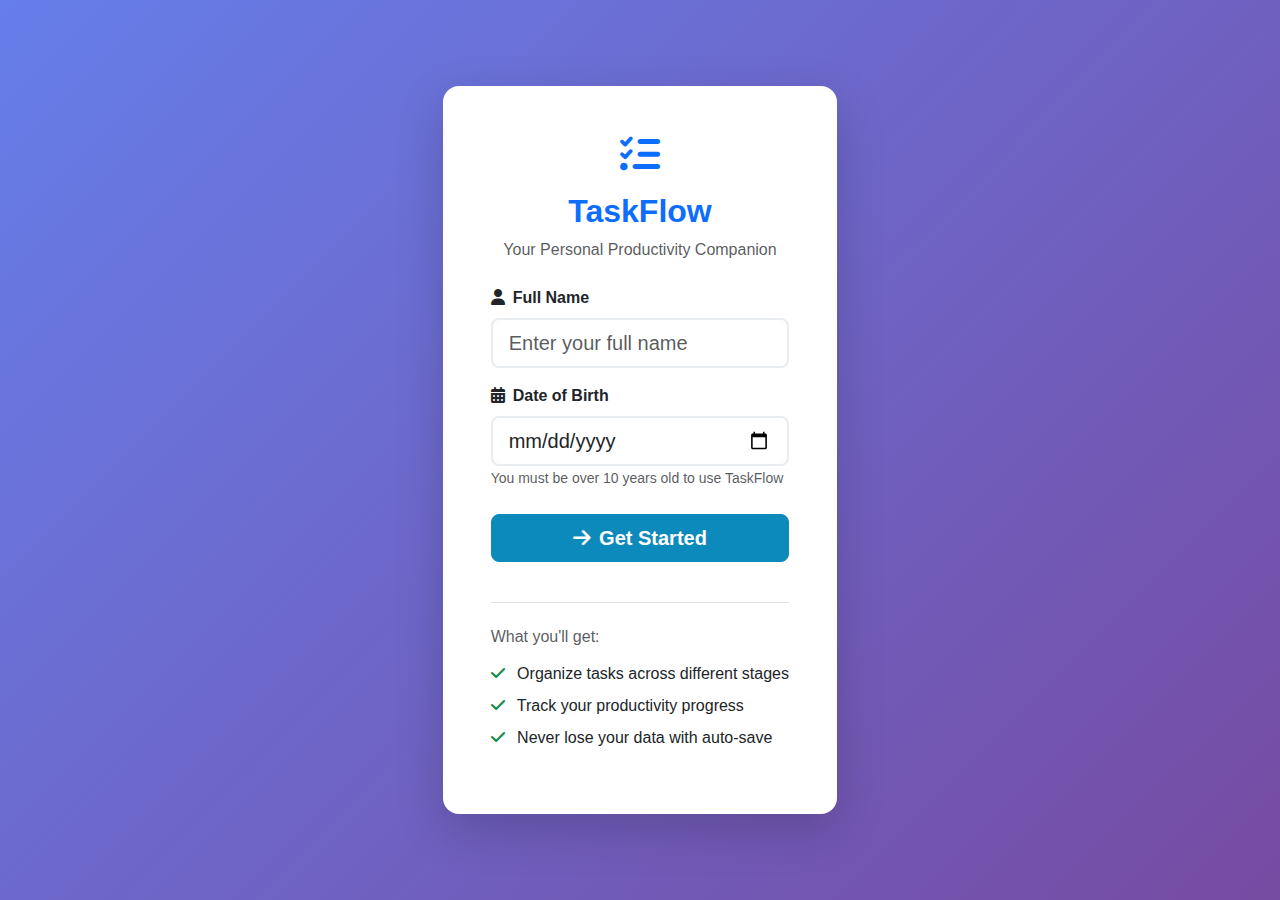
<file: index.html>
<!DOCTYPE html>
<html lang="en">
<head>
    <meta charset="UTF-8">
    <meta name="viewport" content="width=device-width, initial-scale=1.0">
    <title>TaskFlow - Welcome</title>
    <!-- Bootstrap CSS -->
    <link href="https://cdn.jsdelivr.net/npm/bootstrap@5.3.2/dist/css/bootstrap.min.css" rel="stylesheet">
    <!-- Font Awesome -->
    <link rel="stylesheet" href="https://cdnjs.cloudflare.com/ajax/libs/font-awesome/6.5.1/css/all.min.css">
    <!-- Custom CSS -->
    <link rel="stylesheet" href="css/style.css">
</head>
<body class="landing-page">
    <!-- Hidden locale placeholder for future localization -->
    <div id="locale-placeholder" data-locale="guj" style="display: none;"></div>
    
    <div class="container-fluid min-vh-100 d-flex align-items-center justify-content-center">
        <div class="row w-100">
            <div class="col-12 col-md-6 col-lg-4 mx-auto">
                <div class="card shadow-lg border-0 rounded-4">
                    <div class="card-body p-5">
                        <!-- Header -->
                        <div class="text-center mb-4">
                            <div class="logo-container mb-3">
                                <i class="fas fa-tasks text-primary fs-1"></i>
                            </div>
                            <h1 class="h2 text-primary fw-bold mb-2">TaskFlow</h1>
                            <p class="text-muted">Your Personal Productivity Companion</p>
                        </div>

                        <!-- Registration Form -->
                        <form id="registrationForm">
                            <div class="mb-3">
                                <label for="userName" class="form-label fw-semibold">
                                    <i class="fas fa-user me-2"></i>Full Name
                                </label>
                                <input type="text" class="form-control form-control-lg" id="userName" 
                                       placeholder="Enter your full name" required>
                                <div class="invalid-feedback"></div>
                            </div>

                            <div class="mb-4">
                                <label for="dateOfBirth" class="form-label fw-semibold">
                                    <i class="fas fa-calendar-alt me-2"></i>Date of Birth
                                </label>
                                <input type="date" class="form-control form-control-lg" id="dateOfBirth" required>
                                <div class="invalid-feedback"></div>
                                <small class="form-text text-muted">You must be over 10 years old to use TaskFlow</small>
                            </div>

                            <!-- Error Alert -->
                            <div id="errorAlert" class="alert alert-danger d-none" role="alert">
                                <i class="fas fa-exclamation-triangle me-2"></i>
                                <span id="errorMessage"></span>
                            </div>

                            <button type="submit" class="btn btn-primary btn-lg w-100 mb-3">
                                <i class="fas fa-arrow-right me-2"></i>Get Started
                            </button>
                        </form>

                        <!-- Features List -->
                        <div class="features-list mt-4 pt-4 border-top">
                            <h6 class="text-muted mb-3">What you'll get:</h6>
                            <ul class="list-unstyled">
                                <li class="mb-2">
                                    <i class="fas fa-check text-success me-2"></i>
                                    Organize tasks across different stages
                                </li>
                                <li class="mb-2">
                                    <i class="fas fa-check text-success me-2"></i>
                                    Track your productivity progress
                                </li>
                                <li class="mb-2">
                                    <i class="fas fa-check text-success me-2"></i>
                                    Never lose your data with auto-save
                                </li>
                            </ul>
                        </div>
                    </div>
                </div>
            </div>
        </div>
    </div>

    <!-- Bootstrap JS -->
    <script src="https://cdn.jsdelivr.net/npm/bootstrap@5.3.2/dist/js/bootstrap.bundle.min.js"></script>
    <!-- Custom JS -->
    <script src="js/landing.js"></script>
</body>
</html>
</file>
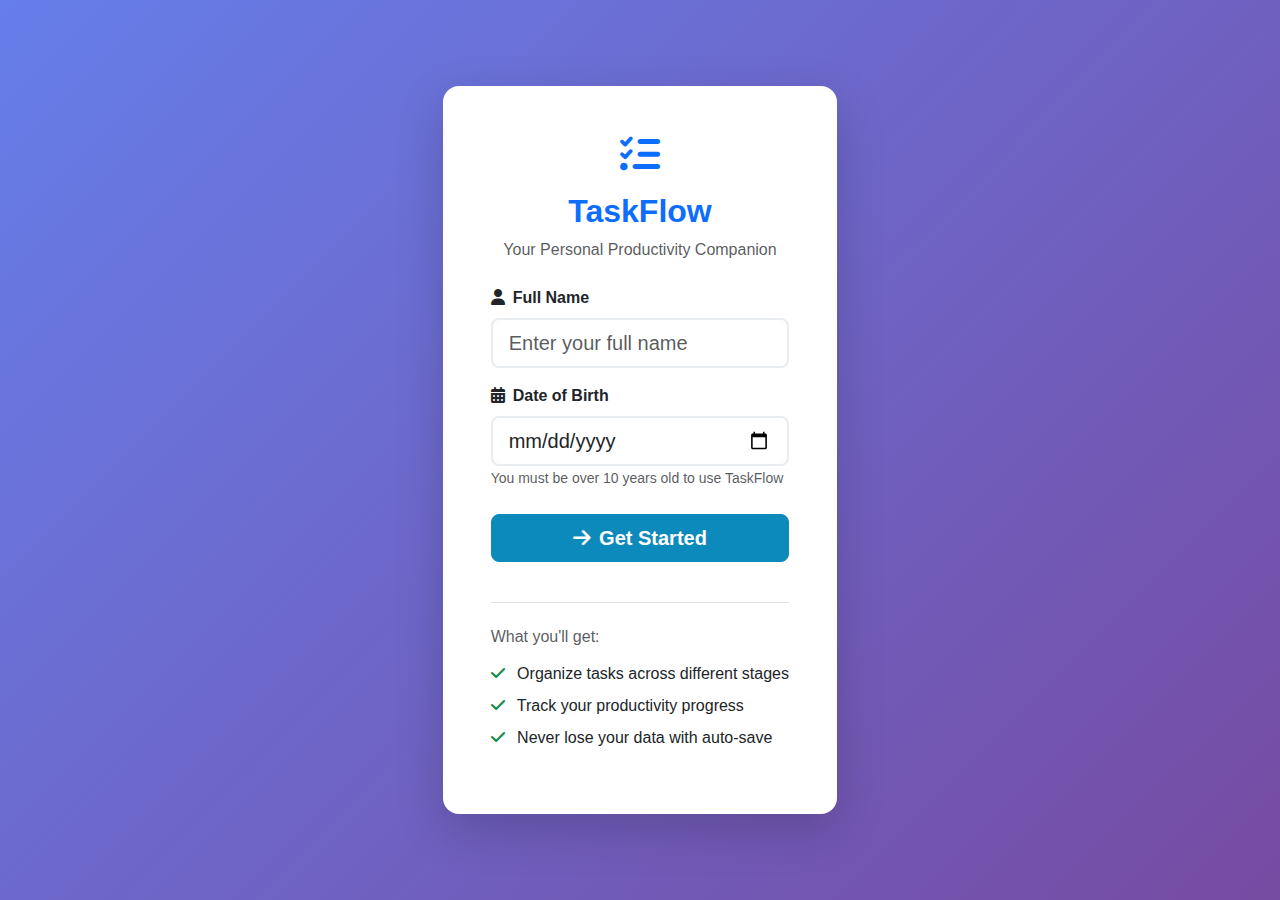
<file: app.html>
<!DOCTYPE html>
<html lang="en">
<head>
    <meta charset="UTF-8">
    <meta name="viewport" content="width=device-width, initial-scale=1.0">
    <title>TaskFlow - Dashboard</title>
    <!-- Bootstrap CSS -->
    <link href="https://cdn.jsdelivr.net/npm/bootstrap@5.3.2/dist/css/bootstrap.min.css" rel="stylesheet">
    <!-- Font Awesome -->
    <link rel="stylesheet" href="https://cdnjs.cloudflare.com/ajax/libs/font-awesome/6.5.1/css/all.min.css">
    <!-- Custom CSS -->
    <link rel="stylesheet" href="css/style.css">
</head>
<body class="app-page">
    <!-- Hidden locale placeholder for future localization -->
    <div id="locale-placeholder" data-locale="guj" style="display: none;"></div>

    <!-- Header -->
    <header class="bg-white shadow-sm border-bottom">
        <div class="container-fluid">
            <div class="row align-items-center py-3">
                <div class="col-md-6">
                    <div class="d-flex align-items-center">
                        <i class="fas fa-tasks text-primary fs-4 me-3"></i>
                        <h1 class="h3 text-primary mb-0 fw-bold">TaskFlow</h1>
                    </div>
                </div>
                <div class="col-md-6">
                    <div class="d-flex align-items-center justify-content-md-end">
                        <div class="user-profile d-flex align-items-center me-3">
                            <img id="userAvatar" src="" alt="User Avatar" class="rounded-circle me-2" width="40" height="40">
                            <div>
                                <div class="fw-semibold" id="userName">Loading...</div>
                                <small class="text-muted">Productivity Master</small>
                            </div>
                        </div>
                        <button class="btn btn-outline-danger btn-sm" id="signOutBtn">
                            <i class="fas fa-sign-out-alt me-1"></i>Sign Out
                        </button>
                    </div>
                </div>
            </div>
        </div>
    </header>

    <!-- Main Content -->
    <main class="container-fluid py-4">
        <!-- Task Input Section -->
        <div class="row mb-4">
            <div class="col-12">
                <div class="card shadow-sm border-0">
                    <div class="card-body">
                        <form id="taskForm" class="row g-3">
                            <div class="col-md-8">
                                <div class="input-group input-group-lg">
                                    <span class="input-group-text bg-light border-end-0">
                                        <i class="fas fa-plus text-primary"></i>
                                    </span>
                                    <input type="text" class="form-control border-start-0" id="taskInput" 
                                           placeholder="What would you like to accomplish today?" required>
                                </div>
                                <div class="invalid-feedback"></div>
                            </div>
                            <div class="col-md-4">
                                <button type="submit" class="btn btn-primary btn-lg w-100">
                                    <i class="fas fa-plus me-2"></i>Add to <span id="activeStageLabel">Todo</span>
                                </button>
                            </div>
                        </form>
                    </div>
                </div>
            </div>
        </div>

        <!-- Task Stages -->
        <div class="row g-4">
            <!-- Todo Stage -->
            <div class="col-lg-4">
                <div class="task-stage" data-stage="todo">
                    <div class="card h-100 shadow-sm border-0">
                        <div class="card-header bg-primary text-white d-flex justify-content-between align-items-center">
                            <div>
                                <h5 class="mb-0">
                                    <i class="fas fa-list-ul me-2"></i>Todo
                                </h5>
                            </div>
                            <span class="badge bg-light text-primary fs-6" id="todoCount">0</span>
                        </div>
                        <div class="card-body p-0">
                            <div id="todoTasks" class="task-list min-height-400">
                                <div class="empty-state p-4 text-center text-muted">
                                    <i class="fas fa-clipboard-list fs-1 mb-3 opacity-50"></i>
                                    <p>No tasks yet. Add your first task above!</p>
                                </div>
                            </div>
                        </div>
                    </div>
                </div>
            </div>

            <!-- Completed Stage -->
            <div class="col-lg-4">
                <div class="task-stage" data-stage="completed">
                    <div class="card h-100 shadow-sm border-0">
                        <div class="card-header bg-success text-white d-flex justify-content-between align-items-center">
                            <div>
                                <h5 class="mb-0">
                                    <i class="fas fa-check-circle me-2"></i>Completed
                                </h5>
                            </div>
                            <span class="badge bg-light text-success fs-6" id="completedCount">0</span>
                        </div>
                        <div class="card-body p-0">
                            <div id="completedTasks" class="task-list min-height-400">
                                <div class="empty-state p-4 text-center text-muted">
                                    <i class="fas fa-trophy fs-1 mb-3 opacity-50"></i>
                                    <p>No completed tasks yet. Keep working!</p>
                                </div>
                            </div>
                        </div>
                    </div>
                </div>
            </div>

            <!-- Archived Stage -->
            <div class="col-lg-4">
                <div class="task-stage" data-stage="archived">
                    <div class="card h-100 shadow-sm border-0">
                        <div class="card-header bg-secondary text-white d-flex justify-content-between align-items-center">
                            <div>
                                <h5 class="mb-0">
                                    <i class="fas fa-archive me-2"></i>Archived
                                </h5>
                            </div>
                            <span class="badge bg-light text-secondary fs-6" id="archivedCount">0</span>
                        </div>
                        <div class="card-body p-0">
                            <div id="archivedTasks" class="task-list min-height-400">
                                <div class="empty-state p-4 text-center text-muted">
                                    <i class="fas fa-box fs-1 mb-3 opacity-50"></i>
                                    <p>No archived tasks yet.</p>
                                </div>
                            </div>
                        </div>
                    </div>
                </div>
            </div>
        </div>
    </main>

    <!-- Loading Modal -->
    <div class="modal fade" id="loadingModal" tabindex="-1" data-bs-backdrop="static" data-bs-keyboard="false">
        <div class="modal-dialog modal-sm modal-dialog-centered">
            <div class="modal-content">
                <div class="modal-body text-center p-4">
                    <div class="spinner-border text-primary mb-3" role="status">
                        <span class="visually-hidden">Loading...</span>
                    </div>
                    <p class="mb-0">Loading your tasks...</p>
                </div>
            </div>
        </div>
    </div>

    <!-- Bootstrap JS -->
    <script src="https://cdn.jsdelivr.net/npm/bootstrap@5.3.2/dist/js/bootstrap.bundle.min.js"></script>
    <!-- Custom JS -->
    <script src="js/app.js"></script>
</body>
</html>
</file>
<file: css/style.css>
/* Custom CSS for TaskFlow */

:root {
    --primary-color: #0D8ABC;
    --success-color: #28a745;
    --warning-color: #ffc107;
    --danger-color: #dc3545;
    --secondary-color: #6c757d;
    --light-color: #f8f9fa;
    --dark-color: #343a40;
    --border-radius: 0.5rem;
    --box-shadow: 0 0.125rem 0.25rem rgba(0, 0, 0, 0.075);
    --box-shadow-lg: 0 0.5rem 1rem rgba(0, 0, 0, 0.15);
}

/* Global Styles */
body {
    font-family: 'Segoe UI', Tahoma, Geneva, Verdana, sans-serif;
    background: linear-gradient(135deg, #667eea 0%, #764ba2 100%);
    min-height: 100vh;
}

.landing-page {
    background: linear-gradient(135deg, #667eea 0%, #764ba2 100%);
}

.app-page {
    background: #f8f9fa;
}

/* Landing Page Styles */
.logo-container {
    animation: pulse 2s infinite;
}

@keyframes pulse {
    0% { transform: scale(1); }
    50% { transform: scale(1.05); }
    100% { transform: scale(1); }
}

.card {
    border-radius: var(--border-radius);
    box-shadow: var(--box-shadow-lg);
    transition: all 0.3s ease;
}

.card:hover {
    transform: translateY(-2px);
    box-shadow: 0 0.75rem 1.5rem rgba(0, 0, 0, 0.2);
}

.form-control {
    border-radius: var(--border-radius);
    border: 2px solid #e9ecef;
    transition: all 0.3s ease;
}

.form-control:focus {
    border-color: var(--primary-color);
    box-shadow: 0 0 0 0.2rem rgba(13, 138, 188, 0.25);
}

.btn {
    border-radius: var(--border-radius);
    font-weight: 600;
    transition: all 0.3s ease;
}

.btn-primary {
    background-color: var(--primary-color);
    border-color: var(--primary-color);
}

.btn-primary:hover {
    background-color: #0b7aa6;
    border-color: #0b7aa6;
    transform: translateY(-1px);
}

/* Features List */
.features-list ul li {
    transition: all 0.3s ease;
}

.features-list ul li:hover {
    transform: translateX(5px);
}

/* App Page Header */
header {
    background: white !important;
    backdrop-filter: blur(10px);
}

.user-profile img {
    border: 2px solid var(--primary-color);
}

/* Task Stages */
.task-stage {
    transition: all 0.3s ease;
}

.task-stage:hover {
    transform: translateY(-2px);
}

.card-header {
    border-radius: var(--border-radius) var(--border-radius) 0 0 !important;
    font-weight: 600;
}

.task-list {
    max-height: 600px;
    overflow-y: auto;
}

.min-height-400 {
    min-height: 400px;
}

/* Task Cards */
.task-card {
    border: none;
    border-radius: var(--border-radius);
    margin-bottom: 0.75rem;
    transition: all 0.3s ease;
    box-shadow: var(--box-shadow);
}

.task-card:hover {
    transform: translateX(5px);
    box-shadow: var(--box-shadow-lg);
}

.task-card:last-child {
    margin-bottom: 0;
}

.task-content {
    word-wrap: break-word;
    line-height: 1.4;
}

.task-timestamp {
    font-size: 0.75rem;
    color: #6c757d;
}

.task-actions .btn {
    font-size: 0.75rem;
    padding: 0.25rem 0.5rem;
    margin: 0.125rem;
}

/* Empty State */
.empty-state {
    animation: fadeIn 0.5s ease-in;
}

@keyframes fadeIn {
    from { opacity: 0; transform: translateY(20px); }
    to { opacity: 1; transform: translateY(0); }
}

/* Responsive Design */
@media (max-width: 991.98px) {
    .container-fluid {
        padding-left: 1rem;
        padding-right: 1rem;
    }
    
    header .row {
        text-align: center;
    }
    
    header .col-md-6:last-child {
        margin-top: 1rem;
    }
    
    .task-stage {
        margin-bottom: 2rem;
    }
}

@media (max-width: 767.98px) {
    .card-body {
        padding: 1.5rem !important;
    }
    
    .task-form .col-md-8,
    .task-form .col-md-4 {
        margin-bottom: 1rem;
    }
    
    .user-profile {
        flex-direction: column;
        text-align: center;
    }
    
    .user-profile img {
        margin-bottom: 0.5rem;
    }
}

/* Scrollbar Styling */
.task-list::-webkit-scrollbar {
    width: 6px;
}

.task-list::-webkit-scrollbar-track {
    background: #f1f1f1;
    border-radius: 3px;
}

.task-list::-webkit-scrollbar-thumb {
    background: #c1c1c1;
    border-radius: 3px;
}

.task-list::-webkit-scrollbar-thumb:hover {
    background: #a8a8a8;
}

/* Animation Classes */
.fade-in {
    animation: fadeIn 0.5s ease-in;
}

.slide-in {
    animation: slideIn 0.3s ease-out;
}

@keyframes slideIn {
    from { transform: translateX(-20px); opacity: 0; }
    to { transform: translateX(0); opacity: 1; }
}

/* Loading States */
.loading {
    opacity: 0.6;
    pointer-events: none;
}

/* Badge Styles */
.badge {
    font-size: 0.8rem;
    font-weight: 600;
}

/* Input Group Enhancements */
.input-group-text {
    border: 2px solid #e9ecef;
}

.form-control.border-start-0 {
    border-left: none !important;
}

.input-group-text.border-end-0 {
    border-right: none !important;
}

/* Button Enhancements */
.btn-sm {
    font-size: 0.8rem;
    padding: 0.375rem 0.75rem;
}

/* Alert Enhancements */
.alert {
    border-radius: var(--border-radius);
    border: none;
}

/* Task Priority Colors (for future enhancement) */
.task-high { border-left: 4px solid var(--danger-color); }
.task-medium { border-left: 4px solid var(--warning-color); }
.task-low { border-left: 4px solid var(--success-color); }

/* Accessibility Improvements */
.btn:focus,
.form-control:focus {
    outline: 2px solid var(--primary-color);
    outline-offset: 2px;
}

/* Print Styles */
@media print {
    .btn, .card-header, header {
        display: none !important;
    }
    
    .card {
        border: 1px solid #000 !important;
        box-shadow: none !important;
    }
}
</file>
